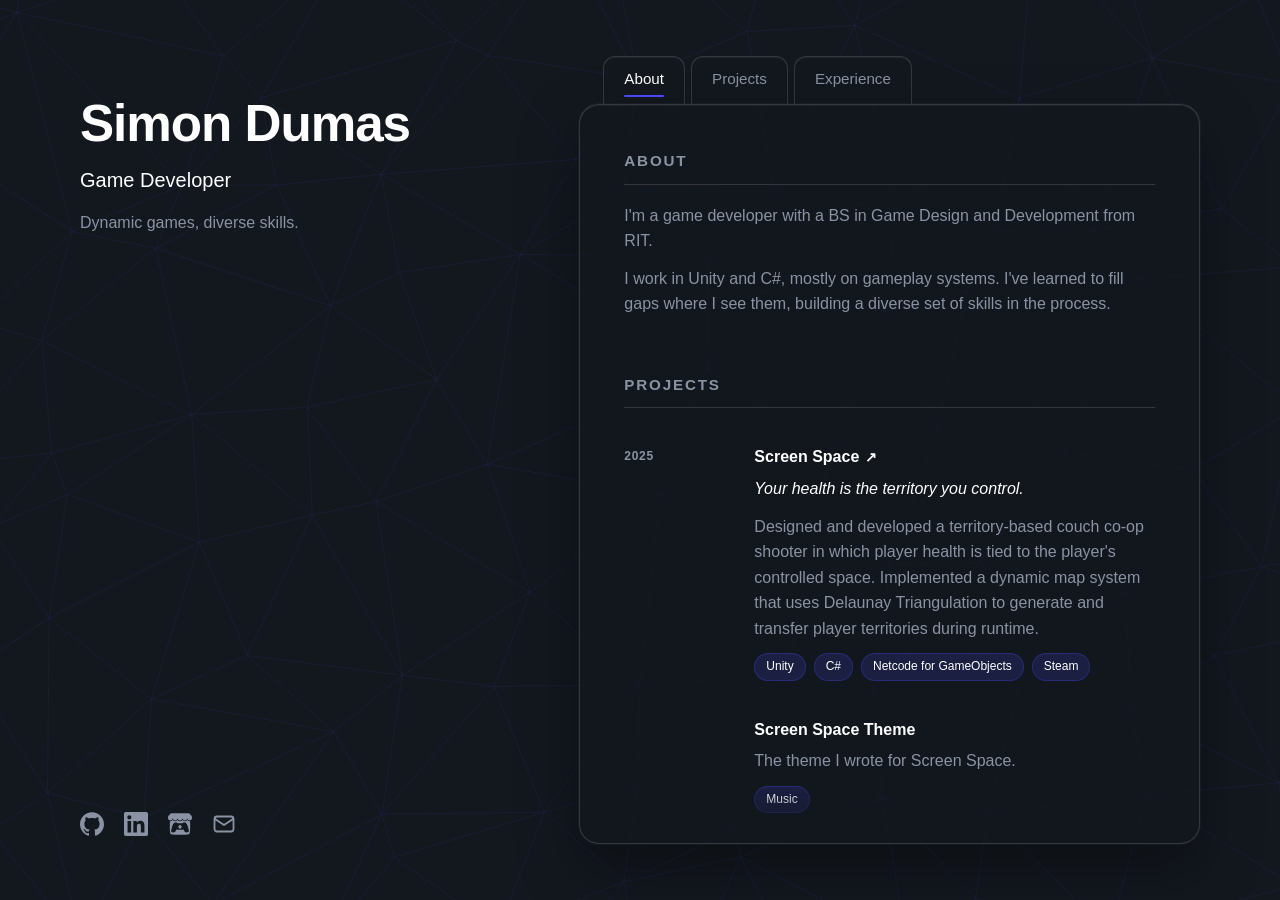
<file: index.html>
<!doctype html>
<html lang="en">
<head>
<meta charset="utf-8">
<meta name="viewport" content="width=device-width, initial-scale=1">
<title>Simon Dumas</title>
<meta name="description" content="Simon Dumas, game developer. Dynamic games, diverse skills.">
<meta name="theme-color" content="#13181F">
<link rel="stylesheet" href="css/style.css">
</head>
<body>
<canvas id="mesh" aria-hidden="true"></canvas>

<div class="layout">

  <header class="identity">
    <div class="identity-top">
      <h1>Simon Dumas</h1>
      <h2>Game Developer</h2>
      <p class="tagline">Dynamic games, diverse skills.</p>
    </div>

    <!-- Detail card: filled from the clicked entry's <template class="detail-src"> -->
    <div class="detail-wrap" id="detailWrap">
      <aside class="detail" id="detail" aria-live="polite">
        <div class="glow" id="detailGlow" aria-hidden="true"></div>
        <div class="detail-head">
          <h3 id="detailTitle"></h3>
          <button class="detail-close" id="detailClose" type="button" aria-label="Close"><svg viewBox="0 0 12 12" aria-hidden="true"><path d="M2 2l8 8M10 2l-8 8"/></svg></button>
        </div>
        <div class="detail-body" id="detailBody"></div>
      </aside>
    </div>

    <ul class="social" aria-label="Contact">
      <li><a href="https://github.com/SimonDumas79" target="_blank" rel="noreferrer" title="GitHub" aria-label="GitHub (opens in a new tab)"><svg viewBox="0 0 24 24" fill="currentColor" role="img" aria-label="GitHub"><path d="M12 .297c-6.63 0-12 5.373-12 12 0 5.303 3.438 9.8 8.205 11.385.6.113.82-.258.82-.577 0-.285-.01-1.04-.015-2.04-3.338.724-4.042-1.61-4.042-1.61C4.422 18.07 3.633 17.7 3.633 17.7c-1.087-.744.084-.729.084-.729 1.205.084 1.838 1.236 1.838 1.236 1.07 1.835 2.809 1.305 3.495.998.108-.776.417-1.305.76-1.605-2.665-.3-5.466-1.332-5.466-5.93 0-1.31.465-2.38 1.235-3.22-.135-.303-.54-1.523.105-3.176 0 0 1.005-.322 3.3 1.23.96-.267 1.98-.399 3-.405 1.02.006 2.04.138 3 .405 2.28-1.552 3.285-1.23 3.285-1.23.645 1.653.24 2.873.12 3.176.765.84 1.23 1.91 1.23 3.22 0 4.61-2.805 5.625-5.475 5.92.42.36.81 1.096.81 2.22 0 1.606-.015 2.896-.015 3.286 0 .315.21.69.825.57C20.565 22.092 24 17.592 24 12.297c0-6.627-5.373-12-12-12"/></svg></a></li>
      <li><a href="https://www.linkedin.com/in/simon-a-dumas" target="_blank" rel="noreferrer" title="LinkedIn" aria-label="LinkedIn (opens in a new tab)"><svg viewBox="0 0 24 24" fill="currentColor" role="img" aria-label="LinkedIn"><path d="M20.447 20.452h-3.554v-5.569c0-1.328-.027-3.037-1.852-3.037-1.853 0-2.136 1.445-2.136 2.939v5.667H9.351V9h3.414v1.561h.046c.477-.9 1.637-1.85 3.37-1.85 3.601 0 4.267 2.37 4.267 5.455v6.286zM5.337 7.433c-1.144 0-2.063-.926-2.063-2.065 0-1.138.92-2.063 2.063-2.063 1.14 0 2.064.925 2.064 2.063 0 1.139-.925 2.065-2.064 2.065zm1.782 13.019H3.555V9h3.564v11.452zM22.225 0H1.771C.792 0 0 .774 0 1.729v20.542C0 23.227.792 24 1.771 24h20.451C23.2 24 24 23.227 24 22.271V1.729C24 .774 23.2 0 22.222 0h.003z"/></svg></a></li>
      <li><a href="https://siman.itch.io" target="_blank" rel="noreferrer" title="itch.io" aria-label="itch.io (opens in a new tab)"><svg viewBox="0 0 24 24" fill="currentColor" role="img" aria-label="itch.io"><path d="M3.13 1.338C2.08 1.96.02 4.328 0 4.95v1.03c0 1.303 1.22 2.45 2.325 2.45 1.33 0 2.436-1.102 2.436-2.41 0 1.308 1.07 2.41 2.4 2.41 1.328 0 2.362-1.102 2.362-2.41 0 1.308 1.137 2.41 2.466 2.41h.024c1.33 0 2.466-1.102 2.466-2.41 0 1.308 1.034 2.41 2.363 2.41 1.33 0 2.4-1.102 2.4-2.41 0 1.308 1.106 2.41 2.435 2.41C22.78 8.43 24 7.282 24 5.98V4.95c-.02-.62-2.082-2.99-3.13-3.612-3.253-.114-5.508-.134-8.87-.133-3.362 0-7.945.053-8.87.133zm6.376 6.477a2.74 2.74 0 0 1-.468.602c-.5.49-1.19.795-1.947.795a2.786 2.786 0 0 1-1.95-.795c-.182-.178-.32-.37-.446-.59-.127.222-.303.412-.486.59a2.788 2.788 0 0 1-1.95.795c-.092 0-.187-.025-.264-.052-.107 1.113-.152 2.176-.168 2.95v.005l-.006 1.167c.02 2.334-.23 7.564 1.03 8.85 1.952.454 5.545.662 9.15.663 3.605 0 7.198-.21 9.15-.664 1.26-1.284 1.01-6.514 1.03-8.848l-.006-1.167v-.004c-.016-.775-.06-1.838-.168-2.95-.077.026-.172.052-.263.052a2.788 2.788 0 0 1-1.95-.795c-.184-.178-.36-.368-.486-.59-.127.22-.265.412-.447.59a2.786 2.786 0 0 1-1.95.794c-.76 0-1.446-.303-1.948-.793a2.74 2.74 0 0 1-.468-.602 2.738 2.738 0 0 1-.463.602 2.787 2.787 0 0 1-1.95.794h-.16a2.787 2.787 0 0 1-1.95-.793 2.738 2.738 0 0 1-.464-.602zm-2.004 2.59v.002c.795.002 1.5 0 2.373.953.687-.072 1.406-.108 2.125-.107.72 0 1.438.035 2.125.107.873-.953 1.578-.95 2.372-.953.376 0 1.876 0 2.92 2.934l1.123 4.028c.832 2.995-.266 3.068-1.636 3.07-2.03-.075-3.156-1.55-3.156-3.025-1.124.184-2.436.276-3.748.277-1.312 0-2.624-.093-3.748-.277 0 1.475-1.125 2.95-3.156 3.026-1.37-.004-2.468-.077-1.636-3.072l1.122-4.027c1.045-2.934 2.545-2.934 2.92-2.934zM12 12.714c-.002.002-2.14 1.964-2.523 2.662l1.4-.056v1.22c0 .056.56.033 1.123.007.562.026 1.124.05 1.124-.008v-1.22l1.4.055C14.138 14.677 12 12.713 12 12.713z"/></svg></a></li>
      <li><a href="mailto:simondumas7903@gmail.com" title="Email" aria-label="Email"><svg viewBox="0 0 24 24" fill="none" stroke="currentColor" stroke-width="1.8" stroke-linecap="round" stroke-linejoin="round" role="img" aria-label="Email"><rect x="2.5" y="4.5" width="19" height="15" rx="2.5"/><path d="m3 7 8.3 5.6a1.6 1.6 0 0 0 1.4 0L21 7"/></svg></a></li>
    </ul>
  </header>

  <main class="window">
    <nav class="tabs" aria-label="Sections">
      <a class="tab is-active" href="#about" data-target="about">About<span class="rule"></span></a>
      <a class="tab" href="#projects" data-target="projects">Projects<span class="rule"></span></a>
      <a class="tab" href="#experience" data-target="experience">Experience<span class="rule"></span></a>
    </nav>

    <div class="surface">
    <div class="glow" id="panelGlow" aria-hidden="true"></div>
    <div class="surface-scroll" id="panel" tabindex="0">

      <!-- Each entry's <template class="detail-src"> holds what the detail card shows when the entry is clicked.
           Keep media inside the templates: template contents stay inert, so nothing loads until a card opens. -->

      <section id="about" class="section">
        <h3>About</h3>
        <p>I'm a game developer with a BS in Game Design and Development from RIT.</p>
        <p>I work in Unity and C#, mostly on gameplay systems. I've learned to fill gaps where I see them, building a diverse set of skills in the process.</p>
      </section>

      <section id="projects" class="section">
        <h3>Projects</h3>
        <ul class="entries">
          <li class="entry" tabindex="0">
            <div class="entry-aside"><span class="when">2025</span></div>
            <div class="entry-body">
              <h4><a href="https://store.steampowered.com/app/4101820/Screen_Space/" class="entry-link" target="_blank" rel="noreferrer">Screen Space<span class="arrow" aria-hidden="true">&#8599;</span></a></h4>
              <p class="premise">Your health is the territory you control.</p>
              <p>Designed and developed a territory-based couch co-op shooter in which player health is tied to the player's controlled space. Implemented a dynamic map system that uses Delaunay Triangulation to generate and transfer player territories during runtime.</p>
              <ul class="tags"><li>Unity</li><li>C#</li><li>Netcode for GameObjects</li><li>Steam</li></ul>
            </div>
            <template class="detail-src">
              <figure class="shots" data-at="0">
                <button class="shots-frame" type="button" aria-label="Screenshot 1 of 5. Click for the next.">
                  <img class="is-shown" src="media/screenspace/shot-1.jpg" width="1280" height="720" alt="A blue territory and a red one meeting at a contested purple boundary. The blue ship's shots cross the divide and the red ship bursts.">
                  <img src="media/screenspace/shot-2.jpg" width="1280" height="720" alt="Blue, red and yellow territories share the board while a thick white beam cuts diagonally across all three." aria-hidden="true">
                  <img src="media/screenspace/shot-3.jpg" width="1280" height="720" alt="A purple territory squeezed into the top-left corner by a teal one that now holds most of the board." aria-hidden="true">
                  <img src="media/screenspace/shot-4.jpg" width="1280" height="720" alt="Four territories in blue, green, yellow and red. The yellow ship's beam reaches the red ship at the right edge and detonates." aria-hidden="true">
                  <img src="media/screenspace/shot-5.jpg" width="1280" height="720" alt="The opening state: four equal quadrants in blue, red, yellow and green, one ship sitting in each." aria-hidden="true">
                </button>
                <div class="shots-dots">
                  <button type="button" class="is-on" aria-label="Screenshot 1"></button>
                  <button type="button" aria-label="Screenshot 2"></button>
                  <button type="button" aria-label="Screenshot 3"></button>
                  <button type="button" aria-label="Screenshot 4"></button>
                  <button type="button" aria-label="Screenshot 5"></button>
                </div>
              </figure>
              <p>The map is split into triangles once, and each triangle remembers its neighbours. A hit then just hands one triangle to the player who landed it.</p>
              <ol class="log">
                <li><time datetime="2026-09">Sep 2026</time><span>1.1 released, bringing online play and CPU opponents.</span></li>
                <li><time datetime="2026-06">Jun 2026</time><span>Online play is host authoritative, using client prediction to make it feel smooth.</span></li>
                <li><time datetime="2026-06">Jun 2026</time><span>CPU opponents. They path through the territory graph across four difficulty tiers, with separate combat behaviour per ship.</span></li>
                <li><time datetime="2025-11">Nov 2025</time><span>Released on Steam.</span></li>
              </ol>
              <div class="embed">
                <iframe src="https://www.youtube-nocookie.com/embed/ADQ1OkvFNzI?rel=0" title="Screen Space Trailer" loading="lazy" referrerpolicy="strict-origin-when-cross-origin" allow="encrypted-media; picture-in-picture; fullscreen" allowfullscreen></iframe>
              </div>
              <p><a href="https://store.steampowered.com/app/4101820/Screen_Space/" class="entry-link" target="_blank" rel="noreferrer">Steam page<span class="arrow" aria-hidden="true">&#8599;</span></a></p>
            </template>
          </li>
          <!-- The Screen Space soundtrack as its own project, at Simon's request (2026-09-11, video link 2026-09-14). -->
          <li class="entry" tabindex="0">
            <div class="entry-aside"></div>
            <div class="entry-body">
              <h4>Screen Space Theme</h4>
              <p>The theme I wrote for Screen Space.</p>
              <ul class="tags"><li>Music</li></ul>
            </div>
            <template class="detail-src">
              <div class="embed">
                <iframe src="https://www.youtube-nocookie.com/embed/EsfPe9a71ao?rel=0" title="Screen Space Theme" loading="lazy" referrerpolicy="strict-origin-when-cross-origin" allow="encrypted-media; picture-in-picture; fullscreen" allowfullscreen></iframe>
              </div>
              <p><a href="https://youtu.be/EsfPe9a71ao" class="entry-link" target="_blank" rel="noreferrer">Watch on YouTube<span class="arrow" aria-hidden="true">&#8599;</span></a></p>
            </template>
          </li>
          <!-- SponsorSkip added 2026-09-29, the day the repo went public. Kept serious at Simon's request: the
               README's "Do you hate advertisements?" line stays off the site. Screenshots: media/sponsorskip/. -->
          <li class="entry" tabindex="0">
            <div class="entry-aside"><span class="when">2026</span></div>
            <div class="entry-body">
              <h4><a href="https://github.com/SimonDumas79/SponsorSkip" class="entry-link" target="_blank" rel="noreferrer">SponsorSkip<span class="arrow" aria-hidden="true">&#8599;</span></a></h4>
              <p class="premise">Sponsor reads, found and skipped from the transcript.</p>
              <p>Designed and built a Chrome and Firefox extension, backed by a local program, that reads each YouTube video's transcript and skips its sponsor segments. The default reader is an ensemble of seven small models trained on community-labelled transcripts, running on the CPU with no data leaving the machine. Higher levels are opt-in and route the transcript to the user's own AI through a provider-neutral adapter.</p>
              <ul class="tags"><li>Python</li><li>PyTorch</li><li>JavaScript</li><li>Node.js</li></ul>
            </div>
            <template class="detail-src">
              <figure class="shots" data-at="0">
                <button class="shots-frame" type="button" aria-label="Screenshot 1 of 2. Click for the next.">
                  <img class="is-shown" src="media/sponsorskip/shot-1.jpg" width="1280" height="720" alt="A YouTube player at 9:10 of 24:33, just past a skipped sponsor read. SponsorSkip's status line reads Skipped sponsor 7:34 to 9:09, with an Undo button.">
                  <img src="media/sponsorskip/shot-2.jpg?v=2" width="1280" height="720" alt="The extension's popup open over a YouTube video: connected, the reading in progress step by step, and the three reader levels with the free marker selected as default." aria-hidden="true">
                </button>
                <div class="shots-dots">
                  <button type="button" class="is-on" aria-label="Screenshot 1"></button>
                  <button type="button" aria-label="Screenshot 2"></button>
                </div>
              </figure>
              <p>The free level is a marker trained on transcripts labelled by the SponsorBlock community: seven small detectors over sentence embeddings, then a second stage that decides where each read starts and where the show resumes. It is tuned by channel-grouped cross-validation and graded once per held-out set on the share of ad time actually skipped, next to the seconds of show lost per video.</p>
              <p>Everything above the free level is optional because it costs the user something: the GPU's time, or their AI plan. The program talks to any AI through a small adapter, answers only the extension, and never sends the video anywhere but YouTube and SponsorBlock.</p>
              <ol class="log">
                <li><time datetime="2026-09-29">29 Sep 2026</time><span>Public. Security review before release: Host and origin checks on the program, a reading queue, safe model loading, and offline tests of who it answers.</span></li>
                <li><time datetime="2026-09-24">24 Sep 2026</time><span>Any-AI adapter: Claude Code, Codex, Gemini, Ollama or an OpenAI-compatible API, picked in the popup. Level-1 models published as a release the program fetches and checks by hash.</span></li>
                <li><time datetime="2026-09-23">23 Sep 2026</time><span>Free level graded once on a fifth held-out set: 63% of sponsor time skipped at under 5 s of show lost per video, without a language model. Four reading levels in the popup.</span></li>
                <li><time datetime="2026-09-20">20 Sep 2026</time><span>Marker pipeline: SponsorBlock sampling, caption crawl, labelling, features and training. Hand-written cue rules found 63% of reads on a low-review holdout, which is why a trained model was needed.</span></li>
                <li><time datetime="2026-09-18">18 Sep 2026</time><span>First version: the extension, the local program, and a full transcript read by Claude, with a review card for submitting finds back to SponsorBlock.</span></li>
              </ol>
              <p><a href="https://github.com/SimonDumas79/SponsorSkip" class="entry-link" target="_blank" rel="noreferrer">Source code<span class="arrow" aria-hidden="true">&#8599;</span></a></p>
            </template>
          </li>
          <!-- Cue The Chaos is off the site until it has media, at Simon's request (2026-09-14). Its entry,
               premise line included, is intact in git history at ff48873. -->
          <!-- Game Graphics Engine replaced Collective, at Simon's request (2026-09-13). Collective's entry,
               with its changelog, is intact in git history at 574e97b. Undated like the other additions;
               copy is from his previous portfolio, screenshots from the same repo. -->
          <li class="entry" tabindex="0">
            <div class="entry-aside"></div>
            <div class="entry-body">
              <h4>Game Graphics Engine</h4>
              <p>While studying game graphics programming at Rochester Institute of Technology, I built a 3D graphics engine. My graphics engine was built within DirectX11 in C++ and supports lighting, physically based rendering, normal mapping, shadow mapping, and post-processing.</p>
              <ul class="tags"><li>C++</li><li>DirectX 11</li><li>HLSL</li></ul>
            </div>
            <template class="detail-src">
              <figure class="shots" data-at="0">
                <button class="shots-frame" type="button" aria-label="Screenshot 1 of 5. Click for the next.">
                  <img class="is-shown" src="media/graphics-engine/shot-1.jpg" width="1109" height="624" alt="A lit scene on a wooden floor under a sky: a metal spring, a rough cube, a torus and a blue sphere, each casting a shadow.">
                  <img src="media/graphics-engine/shot-2.jpg" width="1131" height="636" alt="Close-up of a normal-mapped diamond-plate spring beside two dark spheres, against a cloudy sky." aria-hidden="true">
                  <img src="media/graphics-engine/shot-3.jpg" width="1092" height="614" alt="The scene run through the pixelation post-process, captioned with the effect's name." aria-hidden="true">
                  <img src="media/graphics-engine/shot-4.jpg" width="1104" height="621" alt="The scene run through the posterization post-process, its colours reduced to flat bands, captioned." aria-hidden="true">
                  <img src="media/graphics-engine/shot-5.jpg" width="1095" height="616" alt="Pixelation and posterization combined on a close view of the torus and the sphere, captioned." aria-hidden="true">
                </button>
                <div class="shots-dots">
                  <button type="button" class="is-on" aria-label="Screenshot 1"></button>
                  <button type="button" aria-label="Screenshot 2"></button>
                  <button type="button" aria-label="Screenshot 3"></button>
                  <button type="button" aria-label="Screenshot 4"></button>
                  <button type="button" aria-label="Screenshot 5"></button>
                </div>
              </figure>
              <p>Utilized specialized shaders to create effects such as PBR, normal mapping, and shadows.</p>
              <p>Implemented cameras and movement, realistic lighting, and blur, pixelation, and posterization as post-processing effects.</p>
              <p><a href="https://github.com/SimonDumas79/IGME-540" class="entry-link" target="_blank" rel="noreferrer">Source code<span class="arrow" aria-hidden="true">&#8599;</span></a></p>
            </template>
          </li>
        </ul>
      </section>

      <section id="experience" class="section">
        <h3>Experience</h3>
        <ul class="entries">
          <li class="entry" tabindex="0">
            <div class="entry-aside"><span class="when">Jan &ndash; Jun 2025</span></div>
            <div class="entry-body">
              <h4>Research Developer &middot; <span class="org">Rochester Institute of Technology</span></h4>
              <p>Worked on a GPU accelerated fluid simulation, focusing on data visualization for a grant presentation. Researched and presented emerging technologies such as digital twins and Nvidia Omniverse for future implementation.</p>
              <ul class="tags"><li>Unity</li><li>C#</li><li>GPU</li></ul>
            </div>
            <template class="detail-src">
              <p>Researched emerging technologies like digital twins, and worked on a proof-of-concept demo.</p>
            </template>
          </li>
          <!-- Academic projects, undated at Simon's request (2026-09-12). Copy is from his previous
               portfolio (SimonDumas79/Portfolio); screenshots come from the same repo. -->
          <li class="entry" tabindex="0">
            <div class="entry-aside"></div>
            <div class="entry-body">
              <h4>Orbital Trajectory &middot; <span class="org">Academic project</span></h4>
              <p>Orbital Trajectory is a 2D game built alongside a team of 4 within Unity. I contributed a drag and release control system, onboarding tools, and visual aids.</p>
              <ul class="tags"><li>Unity</li><li>C#</li></ul>
            </div>
            <template class="detail-src">
              <figure class="shots" data-at="0">
                <button class="shots-frame" type="button" aria-label="Screenshot 1 of 3. Click for the next.">
                  <img class="is-shown" src="media/orbital-trajectory/shot-1.png" width="1192" height="670" alt="A small rocket inside the gravity ring of a red planet, blue arrows marking its orbit, with the fuel bar at the bottom of the screen.">
                  <img src="media/orbital-trajectory/shot-2.png" width="1198" height="673" alt="The rocket boosts between a blue planet and a red one, exhaust trailing, while a pointing hand shows the player where to drag." aria-hidden="true">
                  <img src="media/orbital-trajectory/shot-3.png" width="1178" height="662" alt="The rocket passes a yellow planet with a white moon in orbit, a blue planet and its own moon off to the left." aria-hidden="true">
                </button>
                <div class="shots-dots">
                  <button type="button" class="is-on" aria-label="Screenshot 1"></button>
                  <button type="button" aria-label="Screenshot 2"></button>
                  <button type="button" aria-label="Screenshot 3"></button>
                </div>
              </figure>
              <p>The player is a rocketship lost in space with a limited amount of boost, using the gravitational fields of nearby planets to reach the goal.</p>
              <p>Worked on a hierarchical orbiting system allowing for complex level design, and produced custom art and effects.</p>
              <p><a href="https://github.com/SimonDumas79/IGME-450" class="entry-link" target="_blank" rel="noreferrer">Source code<span class="arrow" aria-hidden="true">&#8599;</span></a></p>
            </template>
          </li>
          <li class="entry" tabindex="0">
            <div class="entry-aside"></div>
            <div class="entry-body">
              <h4>Friendly Fire &middot; <span class="org">Academic project</span></h4>
              <p>Friendly Fire is a roguelike built in MonoGame by a team of 5. I contributed greatly to the systems and main gameplay loop of the game, programming the level system, enemy AI, movement, collision, and UI. Production utilized agile methodologies.</p>
              <ul class="tags"><li>MonoGame</li><li>C#</li></ul>
            </div>
            <template class="detail-src">
              <figure class="shots" data-at="0">
                <button class="shots-frame" type="button" aria-label="Screenshot 1 of 4. Click for the next.">
                  <img class="is-shown" src="media/friendly-fire/shot-1.png" width="1272" height="716" alt="A knight in blue armour stands in a purple dungeon room between two rows of pillars, green-hooded goblins lining both walls.">
                  <img src="media/friendly-fire/shot-2.png" width="1271" height="715" alt="Goblins at the walls throw spears across the room at the knight, who has lost one of three helmet lives." aria-hidden="true">
                  <img src="media/friendly-fire/shot-3.png" width="1267" height="713" alt="The knight enters a room ringed with pillars, a skull-faced reaper standing in each corner." aria-hidden="true">
                  <img src="media/friendly-fire/shot-4.png" width="1272" height="716" alt="Two blue wizards fire glowing orbs and two reapers throw bones as the knight advances between barricades." aria-hidden="true">
                </button>
                <div class="shots-dots">
                  <button type="button" class="is-on" aria-label="Screenshot 1"></button>
                  <button type="button" aria-label="Screenshot 2"></button>
                  <button type="button" aria-label="Screenshot 3"></button>
                  <button type="button" aria-label="Screenshot 4"></button>
                </div>
              </figure>
              <p>Implemented a collision system, a custom character controller, and diegetic UI.</p>
              <p>Added multiple AI entities producing unique projectiles, and a level creation and storage system using file I/O.</p>
            </template>
          </li>
        </ul>
        <p class="resume"><a href="resume/Simon-Dumas-Resume.pdf" class="entry-link" target="_blank" rel="noreferrer">View full resume<span class="arrow" aria-hidden="true">&#8599;</span></a></p>
      </section>

    </div>
    </div>
  </main>

</div>

<script src="js/mesh.js"></script>
<script src="js/main.js"></script>
<script src="js/glow.js"></script>
<script src="js/shots.js"></script>
<script src="js/detail.js"></script>
</body>
</html>
</file>
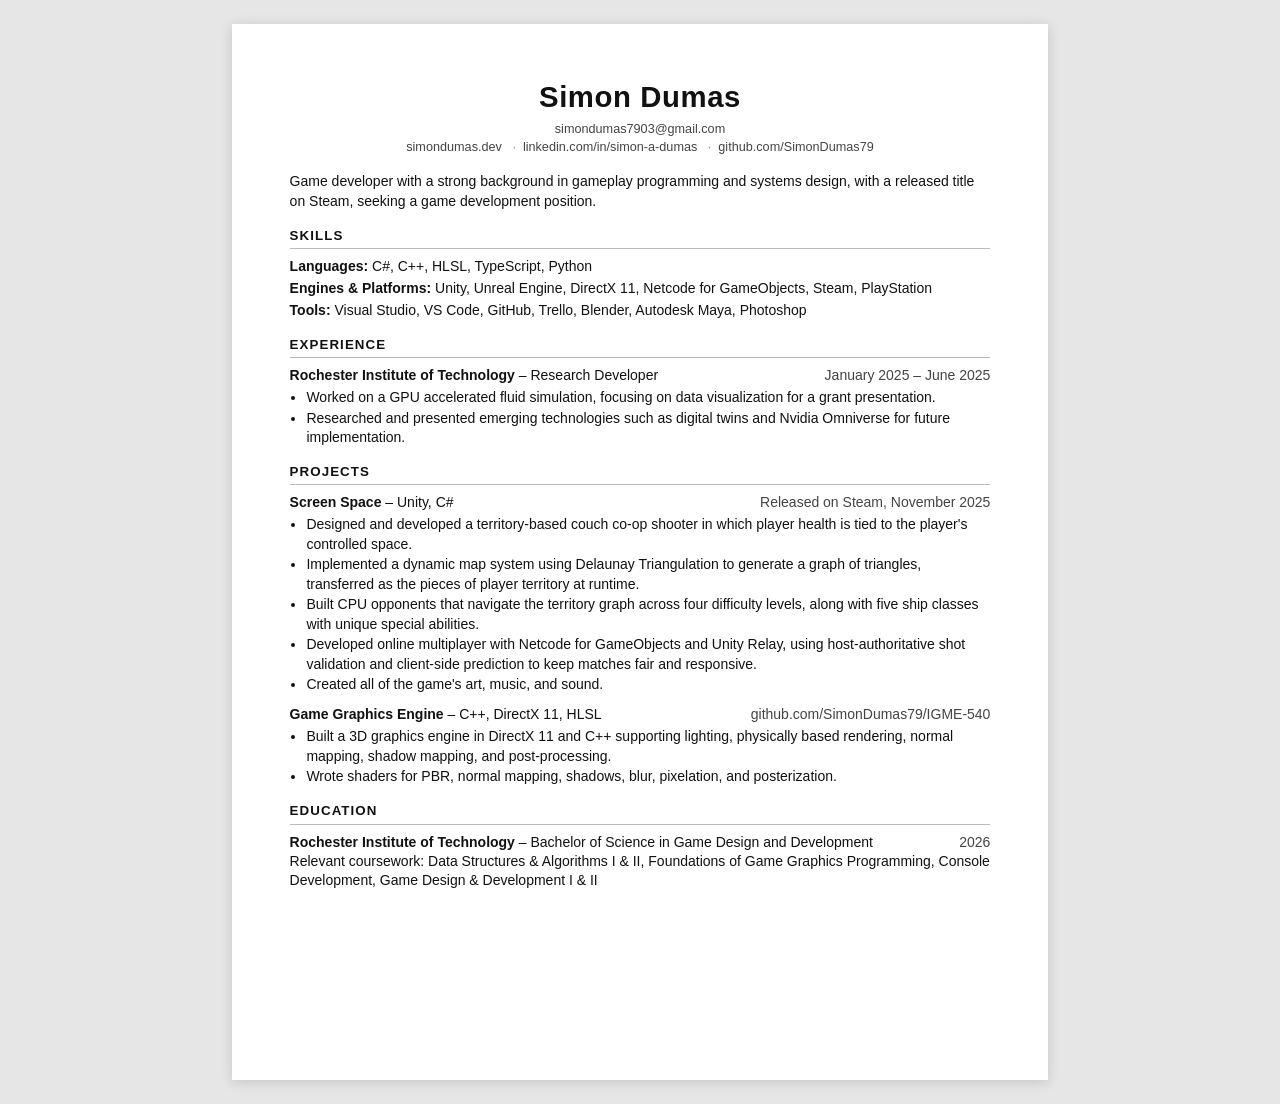
<file: resume/resume.html>
<!doctype html>
<html lang="en">
<head>
<meta charset="utf-8">
<meta name="viewport" content="width=device-width, initial-scale=1">
<title>Simon Dumas - Resume</title>
<meta name="robots" content="noindex">
<!-- Source for Simon-Dumas-Resume.pdf; the words mirror secondbrain/life/career/resume-2026.md.
     Rebuild with resume/build.sh. The phone number is never committed: build.sh passes it as ?phone=
     for the copy that gets sent, and the public PDF is built without it. -->
<style>
  @page { size: letter; margin: 0.55in 0.6in; }
  * { box-sizing: border-box; }
  html { background: #e6e6e6; }
  body { margin: 0; color: #111; font: 10.5pt/1.38 "Segoe UI", Calibri, Arial, sans-serif; }
  .page { background: #fff; width: 8.5in; min-height: 11in; margin: 24px auto; padding: 0.55in 0.6in; box-shadow: 0 2px 12px rgba(0, 0, 0, .15); }
  @media (max-width: 8.5in) { .page { width: auto; min-height: 0; margin: 0; padding: 24px 16px; } }
  @media print { html { background: none; } .page { width: auto; min-height: 0; margin: 0; padding: 0; box-shadow: none; } }
  a { color: inherit; text-decoration: none; }

  header { text-align: center; margin-bottom: 12pt; }
  h1 { font-size: 22pt; font-weight: 600; letter-spacing: .02em; margin: 0 0 3pt; }
  .contact { color: #444; font-size: 9.5pt; }
  .contact span + span::before { content: "\00b7"; margin: 0 .55em; color: #888; }

  h2 { font-size: 10pt; font-weight: 700; text-transform: uppercase; letter-spacing: .08em; border-bottom: 1px solid #bbb; padding-bottom: 2pt; margin: 12pt 0 6pt; }
  p { margin: 0 0 2pt; }
  .item { margin-bottom: 8pt; break-inside: avoid; }
  .item:last-child { margin-bottom: 0; }
  .item-head { display: flex; justify-content: space-between; gap: 1em; }
  .item-head b { font-weight: 600; }
  .item-head .meta { color: #444; white-space: nowrap; }
  ul { margin: 2pt 0 0; padding-left: 1.2em; }
  li { margin: 1pt 0; }
</style>
</head>
<body>
<div class="page">

<header>
  <h1>Simon Dumas</h1>
  <div class="contact">
    <span><a href="mailto:simondumas7903@gmail.com">simondumas7903@gmail.com</a></span>
    <span id="phone" hidden></span>
  </div>
  <div class="contact">
    <span><a href="https://simondumas.dev">simondumas.dev</a></span>
    <span><a href="https://www.linkedin.com/in/simon-a-dumas">linkedin.com/in/simon-a-dumas</a></span>
    <span><a href="https://github.com/SimonDumas79">github.com/SimonDumas79</a></span>
  </div>
</header>

<section>
  <p>Game developer with a strong background in gameplay programming and systems design, with a released title on Steam, seeking a game development position.</p>
</section>

<section>
  <h2>Skills</h2>
  <p><b>Languages:</b> C#, C++, HLSL, TypeScript, Python</p>
  <p><b>Engines &amp; Platforms:</b> Unity, Unreal Engine, DirectX 11, Netcode for GameObjects, Steam, PlayStation</p>
  <p><b>Tools:</b> Visual Studio, VS Code, GitHub, Trello, Blender, Autodesk Maya, Photoshop</p>
</section>

<section>
  <h2>Experience</h2>
  <div class="item">
    <div class="item-head"><span><b>Rochester Institute of Technology</b> &ndash; Research Developer</span><span class="meta">January 2025 &ndash; June 2025</span></div>
    <ul>
      <li>Worked on a GPU accelerated fluid simulation, focusing on data visualization for a grant presentation.</li>
      <li>Researched and presented emerging technologies such as digital twins and Nvidia Omniverse for future implementation.</li>
    </ul>
  </div>
</section>

<section>
  <h2>Projects</h2>
  <div class="item">
    <div class="item-head"><span><b>Screen Space</b> &ndash; Unity, C#</span><span class="meta">Released on Steam, November 2025</span></div>
    <ul>
      <li>Designed and developed a territory-based couch co-op shooter in which player health is tied to the player's controlled space.</li>
      <li>Implemented a dynamic map system using Delaunay Triangulation to generate a graph of triangles, transferred as the pieces of player territory at runtime.</li>
      <li>Built CPU opponents that navigate the territory graph across four difficulty levels, along with five ship classes with unique special abilities.</li>
      <li>Developed online multiplayer with Netcode for GameObjects and Unity Relay, using host-authoritative shot validation and client-side prediction to keep matches fair and responsive.</li>
      <li>Created all of the game's art, music, and sound.</li>
    </ul>
  </div>
  <div class="item">
    <div class="item-head"><span><b>Game Graphics Engine</b> &ndash; C++, DirectX 11, HLSL</span><span class="meta"><a href="https://github.com/SimonDumas79/IGME-540">github.com/SimonDumas79/IGME-540</a></span></div>
    <ul>
      <li>Built a 3D graphics engine in DirectX 11 and C++ supporting lighting, physically based rendering, normal mapping, shadow mapping, and post-processing.</li>
      <li>Wrote shaders for PBR, normal mapping, shadows, blur, pixelation, and posterization.</li>
    </ul>
  </div>
</section>

<section>
  <h2>Education</h2>
  <div class="item">
    <div class="item-head"><span><b>Rochester Institute of Technology</b> &ndash; Bachelor of Science in Game Design and Development</span><span class="meta">2026</span></div>
    <p>Relevant coursework: Data Structures &amp; Algorithms I &amp; II, Foundations of Game Graphics Programming, Console Development, Game Design &amp; Development I &amp; II</p>
  </div>
</section>

</div>
<script>
  const phone = new URLSearchParams(location.search).get('phone');
  if (phone) {
    const el = document.getElementById('phone');
    el.textContent = phone;
    el.hidden = false;
  }
</script>
</body>
</html>
</file>
<file: css/style.css>
/* Palette: Screen Space ground + player-1 blue, white text, flat panel.
   The panel is a solid fill rather than frosted glass: the reference this layout came from blurs
   nothing, and a backdrop-filter here cost half the frame rate. The panel sits at the ground colour
   and lights up around the cursor, alongside the mesh behind the page doing the same to its
   triangles. The panel is only part-opaque, so the lit mesh reads through it, but far too faintly
   to light the panel itself - hence a light of its own as well.
   Decisions and reasoning: secondbrain/life/portfolio-site.md */
:root {
  --ground: #13181F;
  --blue: #4D4DFF;
  --blue-rgb: 77, 77, 255;
  --text: #FFFFFF;
  --muted: #8A93A3;
  --surface: rgba(19, 24, 31, 0.72); /* the ground, let through a little so the mesh reads behind the text */
  --surface-edge: rgba(255, 255, 255, 0.14);
  --surface-highlight: rgba(138, 147, 163, 0.1); /* the reference's inset top edge, in our grey */
  --radius: 20px;
  --gutter: 56px;
  --font: -apple-system, BlinkMacSystemFont, "Segoe UI", Roboto, "Helvetica Neue", Arial, sans-serif;
}

* { box-sizing: border-box; }
html { height: 100%; }
body {
  margin: 0;
  min-height: 100%;
  background: var(--ground);
  color: var(--text);
  font-family: var(--font);
  font-size: 16px;
  line-height: 1.6;
  -webkit-font-smoothing: antialiased;
}

/* Backdrop mesh: fixed, behind everything */
#mesh {
  position: fixed;
  inset: 0;
  width: 100%;
  height: 100%;
  z-index: 0;
  pointer-events: none;
}

/* Two columns filling the viewport */
.layout {
  position: relative;
  z-index: 1;
  height: 100vh;
  max-width: 1200px;
  margin: 0 auto;
  padding: var(--gutter) 40px;
  display: grid;
  grid-template-columns: minmax(260px, 5fr) 7fr;
  gap: var(--gutter);
}

/* Left column: identity */
.identity {
  display: flex;
  flex-direction: column;
  padding-top: 40px;
  min-height: 0;
}
.identity h1 {
  margin: 0;
  font-size: clamp(2.2rem, 4vw, 3.2rem);
  font-weight: 700;
  letter-spacing: -0.02em;
  line-height: 1.1;
}
.identity h2 {
  margin: 12px 0 0;
  font-size: 1.25rem;
  font-weight: 500;
  color: var(--text);
}
.tagline {
  margin: 14px 0 0;
  max-width: 28ch;
  color: var(--muted);
}

.social {
  list-style: none;
  margin: auto 0 0; /* pinned to the bottom of the column */
  padding: 0;
  display: flex;
  gap: 20px;
  flex-shrink: 0;
}

/* Detail card: height animates via the 0fr -> 1fr grid trick, so it opens without knowing its size */
.detail-wrap {
  display: grid;
  grid-template-rows: 0fr;
  /* A closed card has to take up no vertical room at all. The rows collapse to 0fr but margins are
     not part of that collapse, so the spacing is carried by .open rather than set here - otherwise
     a closed card leaves its own margins behind. On wide that is invisible, because .social is
     pinned with margin-top:auto and simply absorbs it; on narrow the card sits between two entries
     and it reads as a gap under the one it was opened from. It eases on the same curve and the same
     0.45s as the height, so the gap closes with the card instead of snapping shut after it. */
  margin: 0;
  min-height: 0;
  flex: 0 1 auto;
  opacity: 0;
  transform: translateY(10px);
  visibility: hidden;
  transition:
    grid-template-rows 0.45s cubic-bezier(0.2, 0.7, 0.2, 1),
    margin-block-start 0.45s cubic-bezier(0.2, 0.7, 0.2, 1),
    margin-block-end 0.45s cubic-bezier(0.2, 0.7, 0.2, 1),
    opacity 0.3s ease,
    transform 0.45s cubic-bezier(0.2, 0.7, 0.2, 1),
    visibility 0s linear 0.45s;
}
.detail-wrap.open {
  grid-template-rows: 1fr;
  margin-block: 32px 28px;
  opacity: 1;
  transform: none;
  visibility: visible;
  transition-delay: 0s; /* one value covers every property above, visibility's 0.45s included */
}
.detail {
  min-height: 0;
  overflow: hidden;
  display: flex;
  flex-direction: column;
  position: relative; /* the light is positioned against this, and clipped by the overflow above */
  padding: 16px 20px 20px;
  background: var(--surface); /* the same surface as the content panel, mesh showing through alike */
  border: 1px solid var(--surface-edge);
  border-radius: 16px;
  box-shadow: inset 0 1px 0 var(--surface-highlight), 0 16px 40px rgba(0, 0, 0, 0.3);
  transition:
    padding-block-start 0.45s cubic-bezier(0.2, 0.7, 0.2, 1),
    padding-block-end 0.45s cubic-bezier(0.2, 0.7, 0.2, 1),
    border-block-start-width 0.45s cubic-bezier(0.2, 0.7, 0.2, 1),
    border-block-end-width 0.45s cubic-bezier(0.2, 0.7, 0.2, 1);
}
/* A 0fr row cannot shrink past the item's own padding and border: with box-sizing: border-box those
   are the floor of its border box, so min-height: 0 still left 16 + 20 + 2 = 38px standing. That is
   the gap itself - invisible on wide, where .social's auto margin absorbs it, and plainly visible on
   narrow, where the closed card sits between two entries. Collapsing them with the row is what gets
   it to actual zero, on the same curve and the same 0.45s so it stays one movement. */
.detail-wrap:not(.open) .detail {
  padding-block: 0;
  border-block-width: 0;
}
.detail-body {
  position: relative;
  z-index: 1; /* over the light, not under it */
  min-height: 0;
  flex: 1 1 auto;
  overflow-y: auto;
  scrollbar-width: none;
}
.detail-body::-webkit-scrollbar { display: none; }
/* while there is more below, fade the bottom edge of the content as a scroll cue */
.detail-body[data-more] {
  mask-image: linear-gradient(to bottom, #000 calc(100% - 48px), transparent);
  -webkit-mask-image: linear-gradient(to bottom, #000 calc(100% - 48px), transparent);
}
.detail-head {
  position: relative;
  z-index: 1;
  display: flex;
  align-items: center;
  justify-content: space-between;
  gap: 12px;
  margin-bottom: 10px;
  flex-shrink: 0;
}
.detail-head h3 {
  margin: 0;
  font-size: 1rem;
  font-weight: 600;
  color: var(--text);
}
.detail-close {
  flex-shrink: 0;
  display: grid;
  place-items: center;
  width: 28px;
  height: 28px;
  padding: 0;
  border: 1px solid var(--surface-edge);
  border-radius: 50%;
  background: transparent;
  color: var(--muted);
  cursor: pointer;
  transition: color 0.2s ease, background-color 0.2s ease;
}
.detail-close svg {
  width: 11px;
  height: 11px;
  stroke: currentColor;
  stroke-width: 1.6;
  stroke-linecap: round;
  fill: none;
}
.detail-close:hover, .detail-close:focus-visible { color: var(--text); background: rgba(255, 255, 255, 0.06); }
.detail-body p { margin: 0 0 10px; font-size: 0.95rem; color: var(--muted); }
.detail-body p:last-child { margin-bottom: 0; }
.detail-body img, .detail-body video {
  display: block;
  width: 100%;
  border-radius: 10px;
  margin: 12px 0;
}
/* Changelog. A detail card is a synopsis then dated milestones, one line per thing built.
   Convention ruled 2026-09-11 and applies to every project added from here on; dates come from
   the commit record or the vault, never from memory. See secondbrain/life/portfolio-site.md.
   The dates carry the weight, so they take the text colour and the entries stay muted. */
.log {
  list-style: none;
  margin: 16px 0 12px 5px; /* clears the node dots; the card is a scroller and clips what hangs left */
  padding: 0 0 0 16px;
  border-left: 1px solid rgba(255, 255, 255, 0.12);
}
.log li {
  position: relative;
  display: grid;
  grid-template-columns: 72px 1fr;
  gap: 2px 14px;
  padding-bottom: 14px;
  font-size: 0.95rem;
  color: var(--muted);
}
.log li:last-child { padding-bottom: 0; }
.log li::before { /* a node on the rule; the pending entry is the only filled one */
  content: "";
  position: absolute;
  left: -20px;
  top: 0.5em;
  width: 7px;
  height: 7px;
  border-radius: 50%;
  background: var(--ground);
  border: 1px solid rgba(255, 255, 255, 0.3);
}
.log li.is-pending::before { background: var(--blue); border-color: var(--blue); }
.log time {
  color: var(--text);
  font-size: 0.78rem;
  font-weight: 500;
  letter-spacing: 0.02em;
  padding-top: 0.2em;
  white-space: nowrap;
}
.log b { color: var(--text); font-weight: 500; }

/* Screenshot cycler. One 16:9 frame with every shot stacked inside it, crossfaded on opacity.
   The frame reserves its own height, so an image landing late never jumps the card mid-open. */
.shots {
  --shots-interval: 5s; /* how long each screenshot holds before the next */
  margin: 4px 0 12px;
}
.shots-frame {
  position: relative;
  display: block;
  width: 100%;
  aspect-ratio: 16 / 9;
  padding: 0;
  overflow: hidden;
  border: 1px solid var(--surface-edge);
  border-radius: 10px;
  background: rgba(0, 0, 0, 0.25);
  cursor: pointer;
}
.detail-body .shots-frame img {
  position: absolute;
  inset: 0;
  width: 100%;
  height: 100%;
  margin: 0; /* .detail-body img spaces a standalone image; these are stacked, not spaced */
  border-radius: 0;
  object-fit: cover;
  opacity: 0;
  transition: opacity 0.35s ease;
}
.detail-body .shots-frame img.is-shown { opacity: 1; }
.shots-frame:focus-visible { outline: 2px solid var(--blue); outline-offset: 2px; }
.shots-dots {
  display: flex;
  justify-content: center;
  gap: 6px;
  margin-top: 8px;
}
.shots-dots button {
  position: relative;
  width: 6px;
  height: 6px;
  padding: 0;
  border: 0;
  border-radius: 3px;
  overflow: hidden;
  background: rgba(255, 255, 255, 0.25);
  cursor: pointer;
  transition: width 0.3s ease, background-color 0.2s ease;
}
.shots-dots button:hover { background: rgba(255, 255, 255, 0.5); }
/* The active dot stretches into a pill and fills over the dwell time. The fill is the clock -
   shots.js advances on its animationend - so the bar and the advance cannot drift apart. */
.shots-dots button.is-on { width: 22px; background: rgba(255, 255, 255, 0.2); }
/* The bar's width comes from --shots-progress, which shots.js steps four times a second, rather
   than from a CSS animation. One interval both paints the bar and advances the shot, so the two
   cannot drift; at 20 steps across a 5s dwell that is about a pixel each on a 22px bar. */
.shots-dots button.is-on::after {
  content: '';
  position: absolute;
  inset: 0;
  background: var(--blue);
  transform: scaleX(var(--shots-progress, 0));
  transform-origin: left center;
}
/* Trailer. The iframe is only built when the card opens, so YouTube loads nothing on page load. */
.embed {
  position: relative;
  aspect-ratio: 16 / 9;
  margin: 4px 0 12px;
  overflow: hidden;
  border: 1px solid var(--surface-edge);
  border-radius: 10px;
  background: rgba(0, 0, 0, 0.25);
}
.embed iframe {
  position: absolute;
  inset: 0;
  width: 100%;
  height: 100%;
  border: 0;
}
.social a {
  display: inline-flex;
  color: var(--muted);
  transition: color 0.2s ease;
}
.social a:hover, .social a:focus-visible { color: var(--text); }
.social svg { width: 24px; height: 24px; }

/* Right column: tab strip + panel */
.window {
  display: flex;
  flex-direction: column;
  min-height: 0;
}

.tabs {
  display: flex;
  gap: 6px;
  padding: 0 0 0 24px; /* clear of the panel's rounded corner */
}
.tab {
  position: relative;
  padding: 10px 20px 12px;
  color: var(--muted);
  text-decoration: none;
  font-size: 0.95rem;
  font-weight: 500;
  border: 1px solid var(--surface-edge);
  border-bottom-color: transparent; /* open at the bottom while attached to the panel */
  border-radius: 12px 12px 0 0;
  background: var(--ground); /* solid on purpose: a see-through chip lets text scroll through the
                                pinned row on narrow screens, which took four attempts to kill */
  box-shadow: inset 0 1px 0 var(--surface-highlight);
  transition: color 0.25s ease-out, border-radius 0.3s ease, border-bottom-color 0.3s ease,
              background-color 0.15s ease, padding 0.25s ease;
}
/* Stuck, each tab flips: instead of sitting on the panel it hangs from the top of the screen.
   The rounding moves to the bottom corners and the open edge moves to the top, so the flat,
   square top sits flush against the screen edge - the mirror of the resting state. */
.tabs.is-stuck .tab {
  padding: 16px 20px 18px; /* taller once pinned: a comfortable tap target at the screen edge */
  border-radius: 12px;
  border-bottom-color: var(--surface-edge); /* closed all round - a button, not a tab on a panel */
}
.tab .rule {
  position: absolute;
  left: 20px;
  right: 20px;
  bottom: 6px;
  height: 2px;
  border-radius: 2px;
  background: var(--blue);
  transform: scaleX(0);
  transform-origin: center;
  transition: transform 0.25s ease-out;
}
.tab:hover { color: var(--text); }
.tab.is-active { color: var(--text); }
.tab.is-active .rule { transform: scaleX(1); }

.surface {
  flex: 1;
  min-height: 0;
  overflow: hidden;
  display: flex;
  flex-direction: column;
  background: var(--surface);
  border: 1px solid var(--surface-edge);
  border-radius: var(--radius);
  box-shadow:
    inset 0 1px 0 var(--surface-highlight),
    0 0 0 1px rgba(255, 255, 255, 0.03),
    0 24px 60px rgba(0, 0, 0, 0.35);
  position: relative; /* the glow is positioned against this, and clipped by the overflow above */
}
/* The cursor light the two panels carry. Separate from the mesh's own glow behind the page, which
   reads through the part-transparent fill but is far too faint to light the panel itself.
   A gradient this size is expensive to repaint, so it is painted once and only ever moved with a
   transform; glow.js does nothing but write that transform. */
.glow {
  position: absolute;
  top: 0;
  left: 0;
  --glow-size: 300px; /* one place to tune it; glow.js reads this for its approach distance too */
  width: var(--glow-size);
  height: var(--glow-size);
  margin: calc(var(--glow-size) / -2) 0 0 calc(var(--glow-size) / -2);
  border-radius: 50%;
  background: radial-gradient(closest-side circle,
    rgba(var(--blue-rgb), 0.14), rgba(var(--blue-rgb), 0.05) 55%, rgba(var(--blue-rgb), 0));
  pointer-events: none;
  opacity: 0;
  transition: opacity 0.35s ease;
  will-change: transform;
}
.glow.is-lit { opacity: 1; }
.surface-scroll { position: relative; z-index: 1; } /* content reads over the light, not under it */
.surface-scroll {
  flex: 1;
  min-height: 0;
  overflow-y: auto;
  padding: 8px 44px 44px;
  scrollbar-width: none; /* scrolls, but shows no bar */
  outline: none;
}
.surface-scroll::-webkit-scrollbar { display: none; }
.surface-scroll[data-more] {
  mask-image: linear-gradient(to bottom, #000 calc(100% - 56px), transparent);
  -webkit-mask-image: linear-gradient(to bottom, #000 calc(100% - 56px), transparent);
}

/* Sections and entries */
.section { padding-top: 36px; }
.section + .section { padding-top: 56px; }
.section > h3 {
  margin: 0 0 18px;
  padding-bottom: 10px;
  border-bottom: 1px solid var(--surface-edge);
  font-size: 0.95rem;
  font-weight: 600;
  letter-spacing: 0.12em;
  text-transform: uppercase;
  color: var(--muted);
}
.section p { margin: 0 0 12px; color: var(--muted); }
.section p:last-child { margin-bottom: 0; }

.entries { list-style: none; margin: 0; padding: 0; }
.entry {
  display: grid;
  grid-template-columns: 110px 1fr;
  gap: 20px;
  padding: 18px 20px;
  margin: 0 -20px;
  border-radius: 14px;
  cursor: pointer;
  outline: none;
  transition: opacity 0.25s ease, background-color 0.25s ease, box-shadow 0.25s ease;
}
.entries:hover .entry { opacity: 0.55; }
.entries .entry:hover, .entries .entry:focus-visible, .entries:hover .entry.is-selected {
  opacity: 1;
  background: rgba(255, 255, 255, 0.04);
  box-shadow: inset 0 1px 0 rgba(255, 255, 255, 0.08);
}
.entry.is-selected {
  opacity: 1;
  background: rgba(var(--blue-rgb), 0.08);
  box-shadow: inset 0 0 0 1px rgba(var(--blue-rgb), 0.35), inset 0 1px 0 rgba(255, 255, 255, 0.08);
}
.entries .entry.is-selected:hover, .entries:hover .entry.is-selected {
  background: rgba(var(--blue-rgb), 0.1);
  box-shadow: inset 0 0 0 1px rgba(var(--blue-rgb), 0.45), inset 0 1px 0 rgba(255, 255, 255, 0.08);
}
.when {
  display: block;
  padding-top: 3px;
  font-size: 0.75rem;
  font-weight: 600;
  letter-spacing: 0.06em;
  text-transform: uppercase;
  color: var(--muted);
}
.entry h4 {
  margin: 0 0 6px;
  font-size: 1rem;
  font-weight: 600;
  color: var(--text);
}
.entry .org { color: var(--muted); font-weight: 500; }
.entry-link {
  color: inherit;
  text-decoration: none;
  transition: color 0.2s ease;
}
.entry-link:hover { color: var(--blue); }
.arrow {
  display: inline-block;
  margin-left: 6px;
  font-size: 0.85em;
  transition: transform 0.2s ease;
}
.entry-link:hover .arrow { transform: translate(2px, -2px); }
.premise { color: var(--text) !important; font-style: italic; }

.tags {
  list-style: none;
  margin: 12px 0 0;
  padding: 0;
  display: flex;
  flex-wrap: wrap;
  gap: 8px;
}
.tags li {
  padding: 3px 11px;
  font-size: 0.75rem;
  font-weight: 500;
  color: var(--text);
  border-radius: 999px;
  background: rgba(var(--blue-rgb), 0.16);
  border: 1px solid rgba(var(--blue-rgb), 0.28);
}
.resume { margin-top: 28px; }
.resume a { color: var(--text); font-weight: 600; }

/* One column on narrow screens: the document scrolls, the tabs stick */
@media (max-width: 900px) {
  :root { --gutter: 32px; }
  .layout {
    height: auto;
    display: block;
    padding: var(--gutter) 20px;
  }
  .identity { padding-top: 0; margin-bottom: 40px; gap: 18px; }
  .window { display: block; }
  .tabs {
    position: sticky;
    top: 0;
    z-index: 2;
    padding-top: 8px;
    /* Eased on the same 250ms as the vignette. Not a transform: .tabs::before is position:fixed,
       and a transformed ancestor would become its containing block and tear it off the viewport. */
    transition: top 0.25s ease, padding-top 0.25s ease;
  }
  /* Pinned, the row rides 12px above the edge so each button's rounded top crops away against it -
     no sliver of screen showing through the curve. The vignette fades content out underneath. */
  .tabs.is-stuck {
    top: -12px;
    padding-top: 0;
  }
  /* Always in the page so it has something to fade from - sticking only changes its opacity.
     Built by .is-stuck alone it appeared fully formed the instant the strip detached. */
  .tabs::before {
    content: '';
    position: fixed;
    inset: 0 0 auto 0;
    height: 84px;
    background: linear-gradient(to bottom, var(--ground) 0%, rgba(19, 24, 31, 0.82) 50%, rgba(19, 24, 31, 0) 100%);
    pointer-events: none;
    opacity: 0;
    transition: opacity 0.25s ease;
    z-index: -1;
  }
  .tabs.is-stuck::before { opacity: 1; }
  /* Clipping again, not visible: the light is a child of the panel, and with nothing to clip it
     the glow spilled across the whole screen. Nothing else here overflows - the panel is
     auto-height on narrow - and .tabs is a sibling, so its stickiness is untouched. */
  .surface { overflow: hidden; display: block; }
  .surface-scroll { overflow: visible; padding: 8px 22px 28px; }
  .entry { grid-template-columns: 1fr; gap: 6px; padding: 14px 12px; margin: 0 -12px; }
  .entries:hover .entry { opacity: 1; }
  /* the detail card sits under the clicked entry here. The bleed is always on; the vertical
     spacing only exists while the card is open, same as the base rule. */
  .entries .detail-wrap { margin-inline: -12px; }
  .entries .detail-wrap.open { margin-block: 6px 14px; }
  .identity .detail-wrap { display: none; } /* it moves under the entry when opened here */
}

@media (prefers-reduced-motion: reduce) {
  * { transition: none !important; scroll-behavior: auto !important; }
  /* No self-cycling here (shots.js checks the same query), so there is no countdown to draw.
     The active dot goes back to being a plain dot and the screenshots only move when clicked. */
  .shots-dots button.is-on { width: 6px; background: var(--blue); }
  .shots-dots button.is-on::after { display: none; }
}
</file>
